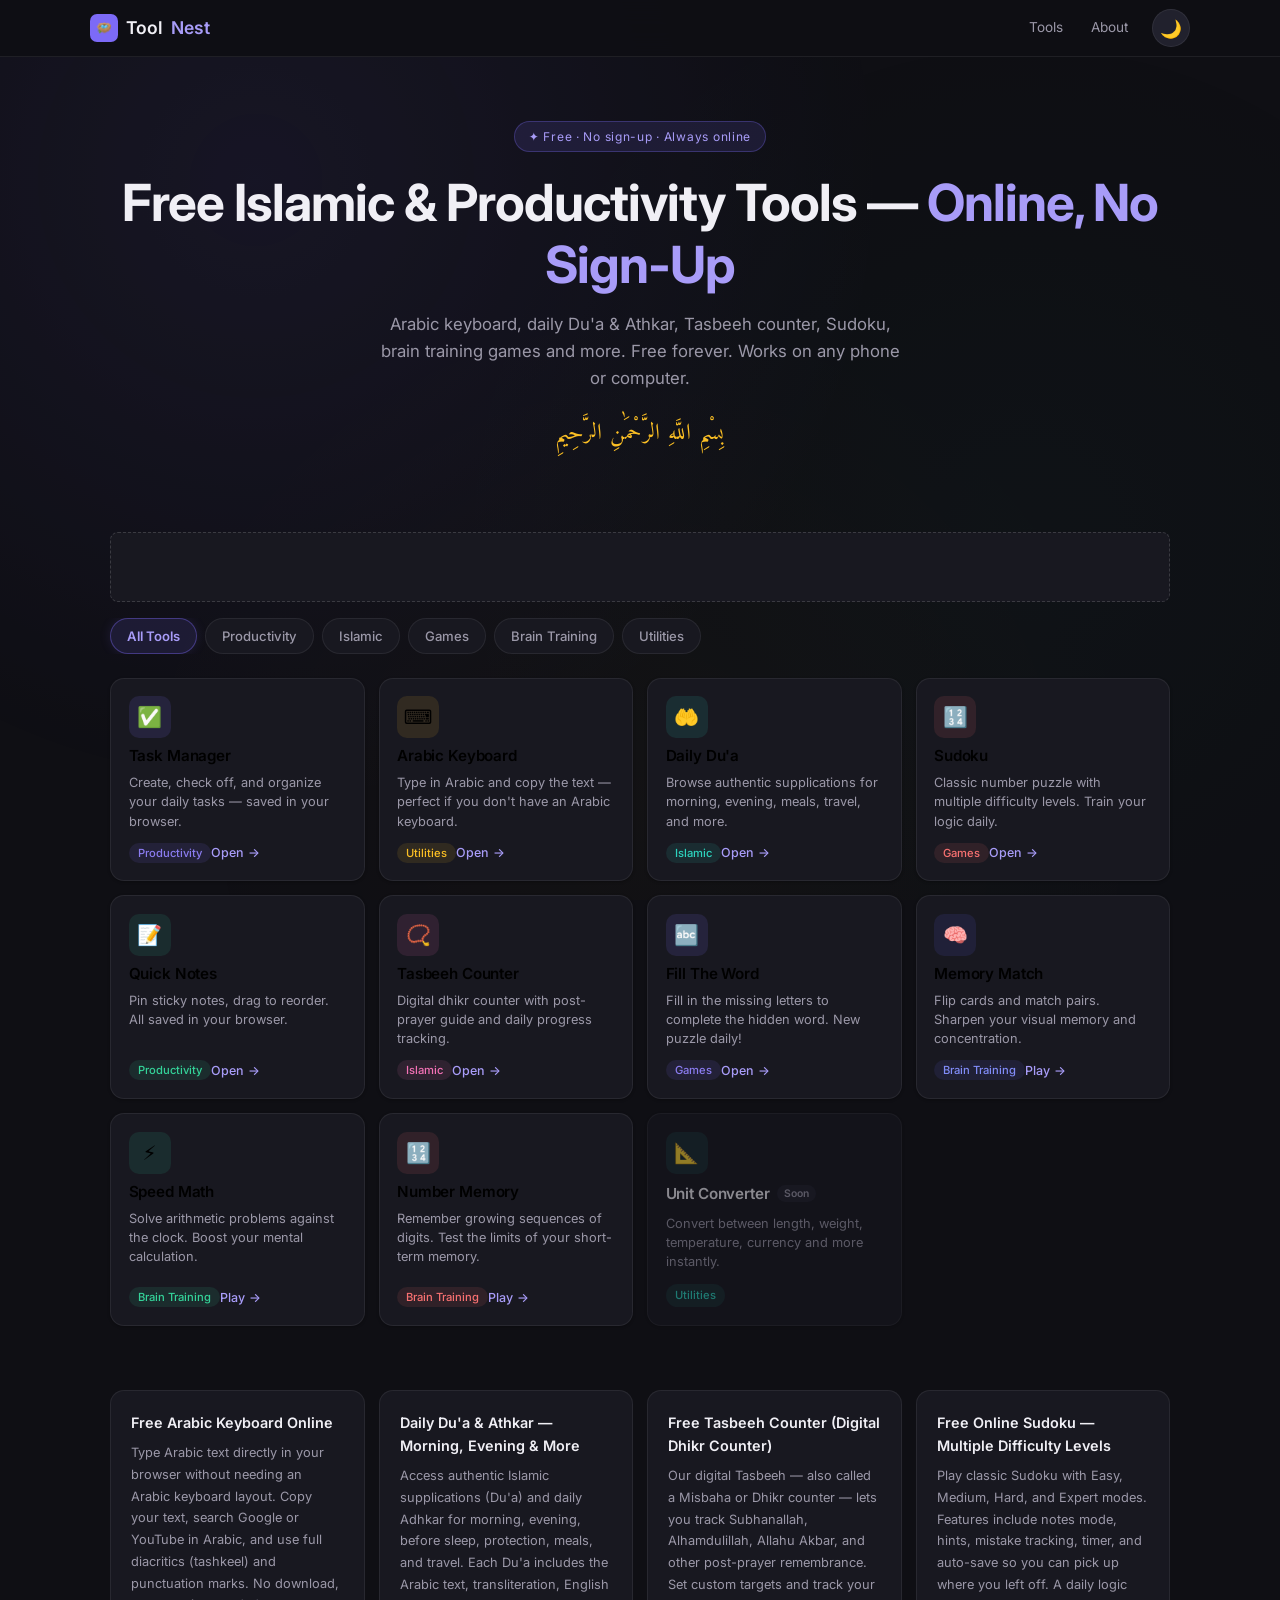
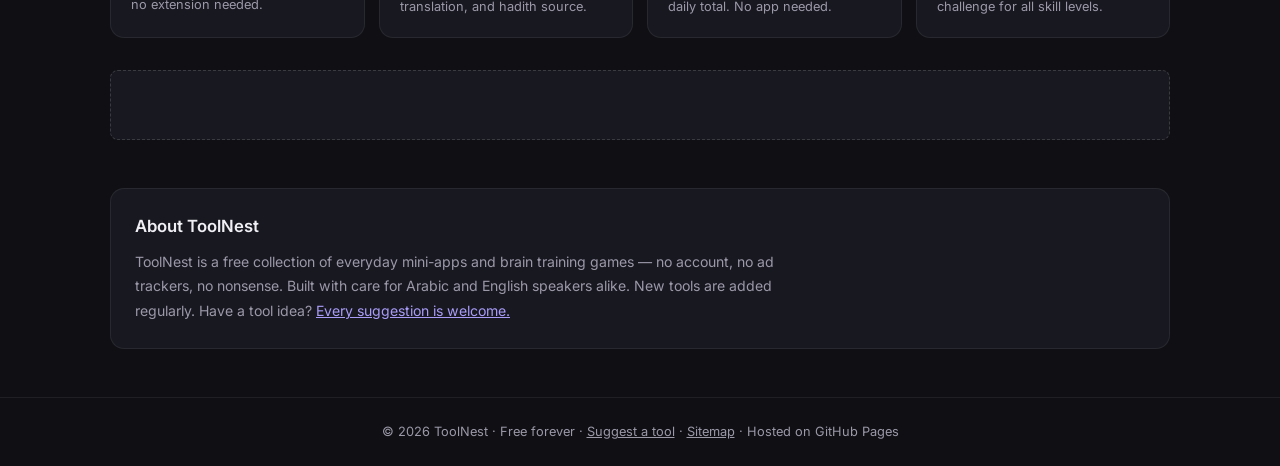
<file: index.html>
<!DOCTYPE html>
<html lang="en" dir="ltr" data-theme="dark">
<head>
  <meta charset="UTF-8" />
  <meta name="viewport" content="width=device-width, initial-scale=1.0, viewport-fit=cover" />

  <!-- ===== PRIMARY SEO ===== -->
  <title>ToolNest — Free Islamic &amp; Productivity Tools Online | Arabic Keyboard, Du'a, Sudoku</title>
  <meta name="description" content="Free online tools for everyday use: Arabic keyboard, daily Du'a &amp; Athkar, Tasbeeh counter, Sudoku, memory games, task manager and more. No sign-up. No download. Works on any phone." />
  <meta name="keywords" content="arabic keyboard online, daily dua athkar, tasbeeh counter, dhikr counter, free sudoku, brain training games, task manager, islamic tools, free online tools, أدوات إسلامية, لوحة مفاتيح عربية, تسبيح" />
  <meta name="author" content="ToolNest" />
  <meta name="robots" content="index, follow" />

  <!-- ===== CANONICAL & HREFLANG ===== -->
  <link rel="canonical" href="https://toolnest.app/" />
  <link rel="alternate" hreflang="en" href="https://toolnest.app/" />
  <link rel="alternate" hreflang="ar" href="https://toolnest.app/" />
  <link rel="alternate" hreflang="x-default" href="https://toolnest.app/" />

  <!-- ===== OPEN GRAPH (WhatsApp, Facebook, LinkedIn) ===== -->
  <meta property="og:type" content="website" />
  <meta property="og:site_name" content="ToolNest" />
  <meta property="og:title" content="ToolNest — Free Islamic &amp; Productivity Tools Online" />
  <meta property="og:description" content="Arabic keyboard, daily Du'a &amp; Athkar, Tasbeeh counter, Sudoku, brain training games and more. Free forever. No account needed." />
  <meta property="og:url" content="https://toolnest.app/" />
  <meta property="og:image" content="https://toolnest.app/og-image.png" />
  <meta property="og:image:width" content="1200" />
  <meta property="og:image:height" content="630" />
  <meta property="og:locale" content="en_US" />
  <meta property="og:locale:alternate" content="ar_SA" />

  <!-- ===== TWITTER CARD ===== -->
  <meta name="twitter:card" content="summary_large_image" />
  <meta name="twitter:title" content="ToolNest — Free Islamic &amp; Productivity Tools" />
  <meta name="twitter:description" content="Arabic keyboard, Du'a, Tasbeeh, Sudoku, brain training and more. Free, no sign-up." />
  <meta name="twitter:image" content="https://toolnest.app/og-image.png" />

  <!-- ===== THEME COLOR ===== -->
  <meta name="theme-color" content="#0f0f14" media="(prefers-color-scheme: dark)" />
  <meta name="theme-color" content="#f8f7f3" media="(prefers-color-scheme: light)" />

  <!-- ===== STRUCTURED DATA (Schema.org) ===== -->
  <script type="application/ld+json">
  {
    "@context": "https://schema.org",
    "@graph": [
      {
        "@type": "WebSite",
        "@id": "https://toolnest.app/#website",
        "name": "ToolNest",
        "url": "https://toolnest.app/",
        "description": "Free Islamic and productivity tools online — no sign-up, no download.",
        "inLanguage": ["en", "ar"],
        "potentialAction": {
          "@type": "SearchAction",
          "target": "https://toolnest.app/?tool={search_term_string}",
          "query-input": "required name=search_term_string"
        }
      },
      {
        "@type": "WebApplication",
        "@id": "https://toolnest.app/#app",
        "name": "ToolNest",
        "url": "https://toolnest.app/",
        "applicationCategory": "UtilitiesApplication",
        "operatingSystem": "All",
        "browserRequirements": "Requires JavaScript",
        "offers": { "@type": "Offer", "price": "0", "priceCurrency": "USD" },
        "featureList": [
          "Arabic Keyboard Online",
          "Daily Du'a and Athkar",
          "Tasbeeh Counter (Dhikr Counter)",
          "Free Sudoku Game",
          "Memory Match Brain Game",
          "Speed Math Brain Training",
          "Number Memory Game",
          "Fill The Word Puzzle",
          "Task Manager",
          "Quick Notes"
        ],
        "inLanguage": ["en", "ar"],
        "isAccessibleForFree": true,
        "audience": {
          "@type": "Audience",
          "audienceType": "Arabic and English speakers, Muslims"
        }
      },
      {
        "@type": "Organization",
        "@id": "https://toolnest.app/#org",
        "name": "ToolNest",
        "url": "https://toolnest.app/",
        "logo": "https://toolnest.app/og-image.png"
      },
      {
        "@type": "FAQPage",
        "mainEntity": [
          {
            "@type": "Question",
            "name": "Is ToolNest free to use?",
            "acceptedAnswer": { "@type": "Answer", "text": "Yes, ToolNest is completely free. No account, no sign-up, no payment required." }
          },
          {
            "@type": "Question",
            "name": "Do I need to download anything?",
            "acceptedAnswer": { "@type": "Answer", "text": "No download needed. ToolNest works in any browser on any phone or computer." }
          },
          {
            "@type": "Question",
            "name": "What Islamic tools are available?",
            "acceptedAnswer": { "@type": "Answer", "text": "ToolNest includes daily Du'a and Athkar (morning, evening, sleep, travel, food, protection), a Tasbeeh counter for dhikr, and an Arabic keyboard for typing and searching in Arabic." }
          }
        ]
      }
    ]
  }
  </script>

  <!-- ===== FONTS — only what is actually used ===== -->
  <link rel="preconnect" href="https://fonts.googleapis.com" />
  <link rel="preconnect" href="https://fonts.gstatic.com" crossorigin />
  <link href="https://fonts.googleapis.com/css2?family=Inter:wght@400;500;600;700&family=Amiri:wght@400;700&display=swap" rel="stylesheet" />

  <!-- ===== STYLESHEETS ===== -->
  <link rel="stylesheet" href="css/base.css" />
  <link rel="stylesheet" href="css/layout.css" />
  <link rel="stylesheet" href="css/tools.css" />

  <!-- ===== GOOGLE ANALYTICS ===== -->
  <script async src="https://www.googletagmanager.com/gtag/js?id=G-BN4NGBRDSQ"></script>
  <script>
    window.dataLayer = window.dataLayer || [];
    function gtag(){dataLayer.push(arguments);}
    gtag('js', new Date());
    gtag('config', 'G-BN4NGBRDSQ');
  </script>

  <!-- Apply saved theme immediately to avoid flash -->
  <script>
    (function(){
      var t = localStorage.getItem('toolnest_theme');
      if (t === 'light') document.documentElement.setAttribute('data-theme','light');
      else document.documentElement.setAttribute('data-theme','dark');
    })();
  </script>
</head>
<body>

  <!-- ===== SUDOKU FULL-SCREEN OVERLAY ===== -->
  <div id="sudoku-overlay" style="display:none;position:fixed;inset:0;z-index:300;background:#f5f0e8;overflow:auto;">
    <button onclick="closeSudoku()" style="position:fixed;top:max(16px,var(--safe-top));left:20px;z-index:400;background:rgba(28,25,23,0.88);color:white;border:none;padding:9px 20px;border-radius:999px;font-size:14px;cursor:pointer;font-family:inherit;display:flex;align-items:center;gap:7px;font-weight:500;">← Back to ToolNest</button>
    <div id="sudoku-frame-wrap" style="width:100%;height:100%;"></div>
  </div>

  <!-- ===== HEADER ===== -->
  <header>
    <div class="header-inner">
      <a href="/" class="logo" aria-label="ToolNest Home">
        <div class="logo-icon" aria-hidden="true">🪺</div>Tool<span>Nest</span>
      </a>
      <div class="header-right">
        <nav class="nav-desktop" aria-label="Main navigation">
          <a href="#tools">Tools</a>
          <a href="#about">About</a>
        </nav>
        <button class="theme-toggle" id="themeToggle" title="Toggle dark/light mode" aria-label="Switch color theme">
          <span class="icon-sun" aria-hidden="true">☀️</span>
          <span class="icon-moon" aria-hidden="true">🌙</span>
        </button>
        <button class="hamburger" id="hamburger" aria-label="Open navigation menu" aria-expanded="false">☰</button>
      </div>
    </div>
  </header>

  <!-- ===== MOBILE NAV DRAWER ===== -->
  <div class="mobile-nav" id="mobileNav" role="dialog" aria-label="Navigation menu" onclick="closeMobileNav(event)">
    <div class="mobile-nav-drawer">
      <button class="mobile-nav-close" onclick="closeMobileNavBtn()" aria-label="Close menu">✕</button>
      <a href="#tools" onclick="closeMobileNavBtn()">🔧 Tools</a>
      <a href="#about" onclick="closeMobileNavBtn()">ℹ️ About</a>
      <a href="mailto:hello@toolnest.app" onclick="closeMobileNavBtn()">💡 Suggest a Tool</a>
    </div>
  </div>

  <!-- ===== HERO ===== -->
  <section class="hero" aria-label="Hero section">
    <div class="hero-badge">✦ Free · No sign-up · Always online</div>
    <h1>Free Islamic &amp; Productivity Tools — <em>Online, No Sign-Up</em></h1>
    <p>Arabic keyboard, daily Du'a &amp; Athkar, Tasbeeh counter, Sudoku, brain training games and more. Free forever. Works on any phone or computer.</p>
    <div class="hero-arabic" lang="ar" dir="rtl">بِسْمِ اللَّهِ الرَّحْمَٰنِ الرَّحِيمِ</div>
  </section>

  <!-- ===== AD BANNER ===== -->
  <div class="ad-banner" aria-hidden="true">
    <div class="ad-placeholder" style="min-height:70px;"></div>
  </div>

  <!-- ===== CATEGORY FILTER ===== -->
  <nav class="categories" id="tools" aria-label="Filter tools by category">
    <button class="cat-btn active" data-cat="all">All Tools</button>
    <button class="cat-btn" data-cat="productivity">Productivity</button>
    <button class="cat-btn" data-cat="islamic">Islamic</button>
    <button class="cat-btn" data-cat="games">Games</button>
    <button class="cat-btn" data-cat="brain">Brain Training</button>
    <button class="cat-btn" data-cat="utilities">Utilities</button>
  </nav>

  <!-- ===== TOOL GRID ===== -->
  <main>
    <div class="tool-grid" aria-label="Available tools">

      <button class="tool-card card-purple" data-cat="productivity" onclick="openTool('tasks')" aria-label="Open Task Manager">
        <div class="card-icon" aria-hidden="true">✅</div>
        <div class="card-title">Task Manager</div>
        <div class="card-desc">Create, check off, and organize your daily tasks — saved in your browser.</div>
        <div class="card-footer"><span class="card-tag">Productivity</span><span class="card-cta" aria-hidden="true">Open</span></div>
      </button>

      <button class="tool-card card-amber" data-cat="utilities" onclick="openTool('keyboard')" aria-label="Open Arabic Keyboard">
        <div class="card-icon" aria-hidden="true">⌨️</div>
        <div class="card-title">Arabic Keyboard</div>
        <div class="card-desc">Type in Arabic and copy the text — perfect if you don't have an Arabic keyboard.</div>
        <div class="card-footer"><span class="card-tag">Utilities</span><span class="card-cta" aria-hidden="true">Open</span></div>
      </button>

      <button class="tool-card card-teal" data-cat="islamic" onclick="openTool('dua')" aria-label="Open Daily Du'a and Athkar">
        <div class="card-icon" aria-hidden="true">🤲</div>
        <div class="card-title">Daily Du'a</div>
        <div class="card-desc">Browse authentic supplications for morning, evening, meals, travel, and more.</div>
        <div class="card-footer"><span class="card-tag">Islamic</span><span class="card-cta" aria-hidden="true">Open</span></div>
      </button>

      <button class="tool-card card-coral" data-cat="games" onclick="openTool('sudoku')" aria-label="Play Sudoku">
        <div class="card-icon" aria-hidden="true">🔢</div>
        <div class="card-title">Sudoku</div>
        <div class="card-desc">Classic number puzzle with multiple difficulty levels. Train your logic daily.</div>
        <div class="card-footer"><span class="card-tag">Games</span><span class="card-cta" aria-hidden="true">Open</span></div>
      </button>

      <button class="tool-card card-green" data-cat="productivity" onclick="openTool('notes')" aria-label="Open Quick Notes">
        <div class="card-icon" aria-hidden="true">📝</div>
        <div class="card-title">Quick Notes</div>
        <div class="card-desc">Pin sticky notes, drag to reorder. All saved in your browser.</div>
        <div class="card-footer"><span class="card-tag">Productivity</span><span class="card-cta" aria-hidden="true">Open</span></div>
      </button>

      <button class="tool-card card-pink" data-cat="islamic" onclick="openTool('tasbeeh')" aria-label="Open Tasbeeh Counter">
        <div class="card-icon" aria-hidden="true">📿</div>
        <div class="card-title">Tasbeeh Counter</div>
        <div class="card-desc">Digital dhikr counter with post-prayer guide and daily progress tracking.</div>
        <div class="card-footer"><span class="card-tag">Islamic</span><span class="card-cta" aria-hidden="true">Open</span></div>
      </button>

      <button class="tool-card card-purple" data-cat="games" onclick="openTool('wordfill')" aria-label="Play Fill The Word">
        <div class="card-icon" aria-hidden="true">🔤</div>
        <div class="card-title">Fill The Word</div>
        <div class="card-desc">Fill in the missing letters to complete the hidden word. New puzzle daily!</div>
        <div class="card-footer"><span class="card-tag">Games</span><span class="card-cta" aria-hidden="true">Open</span></div>
      </button>

      <button class="tool-card card-indigo" data-cat="brain" onclick="openTool('memorymatch')" aria-label="Play Memory Match">
        <div class="card-icon" aria-hidden="true">🧠</div>
        <div class="card-title">Memory Match</div>
        <div class="card-desc">Flip cards and match pairs. Sharpen your visual memory and concentration.</div>
        <div class="card-footer"><span class="card-tag">Brain Training</span><span class="card-cta" aria-hidden="true">Play</span></div>
      </button>

      <button class="tool-card card-green" data-cat="brain" onclick="openTool('speedmath')" aria-label="Play Speed Math">
        <div class="card-icon" aria-hidden="true">⚡</div>
        <div class="card-title">Speed Math</div>
        <div class="card-desc">Solve arithmetic problems against the clock. Boost your mental calculation.</div>
        <div class="card-footer"><span class="card-tag">Brain Training</span><span class="card-cta" aria-hidden="true">Play</span></div>
      </button>

      <button class="tool-card card-coral" data-cat="brain" onclick="openTool('numbermemory')" aria-label="Play Number Memory">
        <div class="card-icon" aria-hidden="true">🔢</div>
        <div class="card-title">Number Memory</div>
        <div class="card-desc">Remember growing sequences of digits. Test the limits of your short-term memory.</div>
        <div class="card-footer"><span class="card-tag">Brain Training</span><span class="card-cta" aria-hidden="true">Play</span></div>
      </button>

      <div class="tool-card card-teal coming-soon" data-cat="utilities" aria-label="Unit Converter — Coming soon">
        <div class="card-icon" aria-hidden="true">📐</div>
        <div class="card-title">Unit Converter</div>
        <div class="card-desc">Convert between length, weight, temperature, currency and more instantly.</div>
        <div class="card-footer"><span class="card-tag">Utilities</span></div>
      </div>

    </div>
  </main>

  <!-- ===== TOOL DESCRIPTIONS (SEO content — visible to Google) ===== -->
  <section class="tool-descriptions" aria-label="Tool descriptions">
    <div class="tool-desc-grid">
      <article>
        <h2>Free Arabic Keyboard Online</h2>
        <p>Type Arabic text directly in your browser without needing an Arabic keyboard layout. Copy your text, search Google or YouTube in Arabic, and use full diacritics (tashkeel) and punctuation marks. No download, no extension needed.</p>
      </article>
      <article>
        <h2>Daily Du'a &amp; Athkar — Morning, Evening &amp; More</h2>
        <p>Access authentic Islamic supplications (Du'a) and daily Adhkar for morning, evening, before sleep, protection, meals, and travel. Each Du'a includes the Arabic text, transliteration, English translation, and hadith source.</p>
      </article>
      <article>
        <h2>Free Tasbeeh Counter (Digital Dhikr Counter)</h2>
        <p>Our digital Tasbeeh — also called a Misbaha or Dhikr counter — lets you track Subhanallah, Alhamdulillah, Allahu Akbar, and other post-prayer remembrance. Set custom targets and track your daily total. No app needed.</p>
      </article>
      <article>
        <h2>Free Online Sudoku — Multiple Difficulty Levels</h2>
        <p>Play classic Sudoku with Easy, Medium, Hard, and Expert modes. Features include notes mode, hints, mistake tracking, timer, and auto-save so you can pick up where you left off. A daily logic challenge for all skill levels.</p>
      </article>
    </div>
  </section>

  <!-- ===== AD BANNER BOTTOM ===== -->
  <div class="ad-banner" style="margin-bottom:3rem;" aria-hidden="true">
    <div class="ad-placeholder" style="min-height:70px;"></div>
  </div>

  <!-- ===== ABOUT ===== -->
  <section id="about" class="about-section" aria-label="About ToolNest">
    <div class="about-card">
      <h2>About ToolNest</h2>
      <p>ToolNest is a free collection of everyday mini-apps and brain training games — no account, no ad trackers, no nonsense. Built with care for Arabic and English speakers alike. New tools are added regularly. Have a tool idea? <a href="mailto:hello@toolnest.app" style="color:var(--accent-light);text-decoration:underline;">Every suggestion is welcome.</a></p>
    </div>
  </section>

  <!-- ===== FOOTER ===== -->
  <footer class="site-footer">
    <p>© <span id="footer-year">2026</span> ToolNest · Free forever ·
      <a href="mailto:hello@toolnest.app">Suggest a tool</a> ·
      <a href="/sitemap.xml">Sitemap</a> ·
      Hosted on GitHub Pages
    </p>
  </footer>

  <!-- ===== BACK TO TOP ===== -->
  <button class="back-to-top" id="backToTop" aria-label="Back to top">↑</button>

  <!-- ===== MAIN MODAL ===== -->
  <div class="modal-overlay" id="modal" role="dialog" aria-modal="true" aria-labelledby="modal-title" onclick="closeOnOverlay(event)">
    <div class="modal" id="modal-box">
      <div class="modal-header">
        <div class="modal-title" id="modal-title">Tool</div>
        <button class="modal-close" onclick="closeModal()" aria-label="Close tool">✕</button>
      </div>
      <div class="modal-body" id="modal-body"></div>
    </div>
  </div>

  <!-- ===== SCRIPTS ===== -->
  <script src="js/theme.js"></script>
  <script src="js/nav.js"></script>
  <script src="js/router.js"></script>
  <script src="js/modal.js"></script>
  <script src="js/tools/tasks.js"></script>
  <script src="js/tools/keyboard.js"></script>
  <script src="js/tools/dua.js"></script>
  <script src="js/tools/notes.js"></script>
  <script src="js/tools/wordfill.js"></script>
  <script src="js/tools/tasbeeh.js"></script>
  <script src="js/tools/memorymatch.js"></script>
  <script src="js/tools/speedmath.js"></script>
  <script src="js/tools/numbermemory.js"></script>
  <script src="js/tools/sudoku.js"></script>
  <script src="js/main.js"></script>

</body>
</html>
</file>
<file: css/base.css>
/* =====================================================
   BASE.CSS — Variables, Reset, Body, Scrollbar
   ===================================================== */

/* ===== CSS VARIABLES (Light Theme) ===== */
:root {
  --bg: #f8f7f3;
  --surface: #ffffff;
  --surface2: #f0ede7;
  --border: rgba(0,0,0,0.08);
  --border-hover: rgba(0,0,0,0.16);
  --text: #1a1816;
  --text-secondary: #3d3a35;
  --muted: #6b6760;
  --muted-light: #9b9790;
  --accent: #6c5ce7;
  --accent-light: #8b7cf0;
  --accent-glow: rgba(108,92,231,0.12);
  --accent-glow-strong: rgba(108,92,231,0.22);
  --green: #059669;
  --amber: #d97706;
  --coral: #e55050;
  --teal: #0d9488;
  --pink: #db2777;
  --radius: 14px;
  --radius-sm: 8px;
  --radius-xs: 5px;
  --font: 'Inter', system-ui, -apple-system, sans-serif;
  --font-ar: 'Amiri', serif;
  --shadow-sm: 0 1px 3px rgba(0,0,0,0.06);
  --shadow-md: 0 4px 16px rgba(0,0,0,0.08);
  --shadow-lg: 0 12px 40px rgba(0,0,0,0.12);
  --shadow-glow: 0 0 30px rgba(108,92,231,0.18);
  --glass-bg: rgba(255,255,255,0.7);
  --glass-border: rgba(0,0,0,0.06);
  --header-bg: rgba(248,247,243,0.92);
  --card-hover-lift: -3px;
  --transition-theme: background-color 0.4s ease, color 0.4s ease, border-color 0.4s ease, box-shadow 0.4s ease;
  --safe-top: env(safe-area-inset-top, 0px);
  --safe-bottom: env(safe-area-inset-bottom, 0px);
  --safe-left: env(safe-area-inset-left, 0px);
  --safe-right: env(safe-area-inset-right, 0px);
}

/* ===== DARK THEME ===== */
[data-theme="dark"] {
  --bg: #0f0f14;
  --surface: #181820;
  --surface2: #21212d;
  --border: rgba(255,255,255,0.07);
  --border-hover: rgba(255,255,255,0.15);
  --text: #f0eff5;
  --text-secondary: #d4d2dc;
  --muted: #9b98a8;
  --muted-light: #6b6878;
  --accent: #7c6af7;
  --accent-light: #a89cf8;
  --accent-glow: rgba(124,106,247,0.13);
  --accent-glow-strong: rgba(124,106,247,0.25);
  --green: #34d399;
  --amber: #fbbf24;
  --coral: #f87171;
  --teal: #2dd4bf;
  --pink: #f472b6;
  --shadow-sm: 0 1px 3px rgba(0,0,0,0.3);
  --shadow-md: 0 4px 16px rgba(0,0,0,0.4);
  --shadow-lg: 0 12px 40px rgba(0,0,0,0.5);
  --shadow-glow: 0 0 30px rgba(124,106,247,0.2);
  --glass-bg: rgba(24,24,32,0.7);
  --glass-border: rgba(255,255,255,0.06);
  --header-bg: rgba(15,15,20,0.92);
}

/* ===== RESET ===== */
*, *::before, *::after {
  box-sizing: border-box;
  margin: 0;
  padding: 0;
}

/* ===== BASE ===== */
html { scroll-behavior: smooth; }

body {
  font-family: var(--font);
  background: var(--bg);
  color: var(--text);
  min-height: 100vh;
  line-height: 1.6;
  transition: var(--transition-theme);
  -webkit-font-smoothing: antialiased;
  -webkit-tap-highlight-color: transparent;
  padding-left: var(--safe-left);
  padding-right: var(--safe-right);
}

a { color: inherit; text-decoration: none; }

button {
  font-family: var(--font);
  cursor: pointer;
  border: none;
  touch-action: manipulation;
  background: none;
}

/* Prevent iOS auto-zoom on inputs */
input, textarea, select {
  touch-action: manipulation;
  font-size: 16px;
}

/* ===== AMBIENT BACKGROUND ===== */
body::before {
  content: '';
  position: fixed;
  inset: 0;
  pointer-events: none;
  z-index: -1;
  opacity: 0.4;
  background-image:
    radial-gradient(circle at 20% 20%, var(--accent-glow) 0%, transparent 50%),
    radial-gradient(circle at 80% 60%, rgba(52,211,153,0.04) 0%, transparent 50%),
    radial-gradient(circle at 50% 90%, rgba(251,191,36,0.03) 0%, transparent 50%);
  transition: opacity 0.5s ease;
}
[data-theme="dark"] body::before { opacity: 0.6; }

/* ===== SCROLLBAR ===== */
::-webkit-scrollbar { width: 4px; }
::-webkit-scrollbar-track { background: transparent; }
::-webkit-scrollbar-thumb { background: var(--border-hover); border-radius: 10px; }

/* ===== ANIMATIONS ===== */
@keyframes fadeInUp {
  from { opacity: 0; transform: translateY(18px); }
  to   { opacity: 1; transform: translateY(0); }
}
@keyframes fadeIn {
  from { opacity: 0; transform: translateY(10px); }
  to   { opacity: 1; transform: translateY(0); }
}
@keyframes slideInRight {
  from { transform: translateX(100%); }
  to   { transform: translateX(0); }
}
@keyframes slideUpModal {
  from { opacity: 0; transform: translateY(40px); }
  to   { opacity: 1; transform: translateY(0); }
}
@keyframes matchPulse {
  0%,100% { transform: scale(1); }
  50%      { transform: scale(1.1); }
}
@keyframes shake {
  0%,100% { transform: translateX(0); }
  25%      { transform: translateX(-6px); }
  75%      { transform: translateX(6px); }
}
</file>
<file: css/layout.css>
/* =====================================================
   LAYOUT.CSS — Header, Hero, Grid, Modal, Footer, Responsive
   ===================================================== */

/* ===== HEADER ===== */
header {
  position: sticky; top: 0; z-index: 100;
  background: var(--header-bg);
  backdrop-filter: blur(14px); -webkit-backdrop-filter: blur(14px);
  border-bottom: 1px solid var(--border);
  padding: 0 1.5rem;
  padding-top: var(--safe-top);
  transition: var(--transition-theme);
}
.header-inner {
  max-width: 1100px; margin: 0 auto;
  display: flex; align-items: center; justify-content: space-between; height: 56px;
}
.logo {
  font-size: 1.1rem; font-weight: 600;
  display: flex; align-items: center; gap: 8px; user-select: none;
  text-decoration: none; color: var(--text);
}
.logo-icon {
  width: 28px; height: 28px; border-radius: 7px; background: var(--accent);
  display: flex; align-items: center; justify-content: center; font-size: 0.8rem;
  transition: transform 0.3s ease; flex-shrink: 0;
}
.logo:hover .logo-icon { transform: rotate(10deg) scale(1.08); }
.logo span { color: var(--accent-light); }

.nav-desktop { display: flex; gap: 4px; align-items: center; }
.nav-desktop a {
  font-size: 0.85rem; color: var(--muted); padding: 6px 12px;
  border-radius: var(--radius-sm); transition: color 0.2s, background 0.2s;
}
.nav-desktop a:hover { color: var(--text); background: var(--surface2); }

.theme-toggle {
  width: 38px; height: 38px; border-radius: 50%; background: var(--surface2);
  border: 1px solid var(--border); display: flex; align-items: center; justify-content: center;
  font-size: 1.1rem; cursor: pointer; transition: all 0.3s ease; margin-left: 6px;
  position: relative; overflow: hidden; color: var(--text);
}
.theme-toggle:hover { border-color: var(--accent); box-shadow: 0 0 14px var(--accent-glow); transform: rotate(15deg); }
.theme-toggle .icon-sun,
.theme-toggle .icon-moon { position: absolute; transition: all 0.4s cubic-bezier(0.4,0,0.2,1); }
[data-theme="dark"] .icon-sun  { opacity: 0; transform: translateY(30px) rotate(90deg); }
[data-theme="dark"] .icon-moon { opacity: 1; transform: translateY(0) rotate(0deg); }
:root:not([data-theme="dark"]) .icon-sun  { opacity: 1; transform: translateY(0) rotate(0deg); }
:root:not([data-theme="dark"]) .icon-moon { opacity: 0; transform: translateY(-30px) rotate(-90deg); }

.header-right { display: flex; align-items: center; gap: 6px; }
.hamburger {
  display: none; width: 38px; height: 38px; border-radius: 50%; background: var(--surface2);
  border: 1px solid var(--border); align-items: center; justify-content: center;
  font-size: 1rem; cursor: pointer; color: var(--text); transition: all 0.2s;
}
.hamburger:hover { border-color: var(--accent); }

/* ===== MOBILE NAV DRAWER ===== */
.mobile-nav {
  display: none; position: fixed; top: 0; left: 0; right: 0; bottom: 0; z-index: 99;
  background: rgba(0,0,0,0.5); backdrop-filter: blur(4px);
}
.mobile-nav.open { display: block; }
.mobile-nav-drawer {
  position: absolute; top: 0; right: 0; bottom: 0; width: min(280px, 80vw);
  background: var(--surface); border-left: 1px solid var(--border);
  padding: calc(var(--safe-top) + 60px) 1.5rem 2rem;
  display: flex; flex-direction: column; gap: 8px;
  box-shadow: var(--shadow-lg);
  animation: slideInRight 0.25s ease;
}
.mobile-nav-drawer a {
  display: block; padding: 14px 16px; border-radius: var(--radius-sm);
  font-size: 1rem; font-weight: 500; color: var(--text-secondary);
  border: 1px solid var(--border); transition: all 0.2s;
  text-decoration: none;
}
.mobile-nav-drawer a:hover { background: var(--surface2); color: var(--text); }
.mobile-nav-close {
  position: absolute; top: calc(var(--safe-top) + 14px); right: 16px;
  width: 34px; height: 34px; border-radius: 50%; background: var(--surface2);
  border: 1px solid var(--border); color: var(--muted); display: flex;
  align-items: center; justify-content: center; cursor: pointer; font-size: 1rem;
}

/* ===== HERO ===== */
.hero {
  max-width: 1100px; margin: 0 auto;
  padding: 4rem 1.5rem 3rem; text-align: center;
}
.hero-badge {
  display: inline-block; margin-bottom: 1.25rem;
  background: var(--accent-glow); border: 1px solid rgba(124,106,247,0.3); color: var(--accent-light);
  font-size: 0.75rem; letter-spacing: 0.06em; padding: 5px 14px; border-radius: 999px;
  animation: fadeInUp 0.6s ease both;
}
.hero h1 {
  font-size: clamp(1.7rem, 5vw, 3.2rem); font-weight: 700; line-height: 1.2;
  margin-bottom: 1rem; animation: fadeInUp 0.6s ease 0.1s both; letter-spacing: -0.02em;
}
.hero h1 em { font-style: normal; color: var(--accent-light); }
.hero p {
  font-size: clamp(0.9rem, 2.5vw, 1.05rem); color: var(--muted);
  max-width: 520px; margin: 0 auto 1.5rem; animation: fadeInUp 0.6s ease 0.2s both;
}
.hero-arabic {
  font-family: var(--font-ar); font-size: clamp(1.1rem, 3.5vw, 1.4rem);
  color: var(--amber); letter-spacing: 0.02em; margin-bottom: 2rem; direction: rtl;
  animation: fadeInUp 0.6s ease 0.3s both;
}

/* ===== AD BANNER ===== */
.ad-banner { max-width: 1100px; margin: 0 auto 1rem; padding: 0 1.25rem; }
.ad-placeholder {
  background: var(--surface); border: 1px dashed var(--border-hover);
  border-radius: var(--radius-sm); min-height: 70px; display: flex; align-items: center;
  justify-content: center; color: var(--muted); font-size: 0.75rem; letter-spacing: 0.05em;
  transition: var(--transition-theme);
}

/* ===== CATEGORY FILTER ===== */
.categories {
  max-width: 1100px; margin: 0 auto 1.5rem; padding: 0 1.25rem;
  display: flex; gap: 8px; overflow-x: auto; flex-wrap: nowrap;
  scrollbar-width: none; -ms-overflow-style: none; -webkit-overflow-scrolling: touch;
}
.categories::-webkit-scrollbar { display: none; }
.cat-btn {
  padding: 8px 16px; border-radius: 999px; font-size: 0.82rem; font-weight: 500;
  background: var(--surface); border: 1px solid var(--border); color: var(--muted);
  transition: all 0.25s ease; cursor: pointer; white-space: nowrap; flex-shrink: 0;
  min-height: 36px;
}
.cat-btn:hover { border-color: var(--accent); color: var(--accent-light); box-shadow: 0 2px 8px var(--accent-glow); }
.cat-btn.active { background: var(--accent-glow); border-color: rgba(124,106,247,0.4); color: var(--accent-light); font-weight: 600; box-shadow: 0 0 12px var(--accent-glow); }

/* ===== TOOL GRID ===== */
.tool-grid {
  max-width: 1100px; margin: 0 auto; padding: 0 1.25rem 4rem;
  display: grid; grid-template-columns: repeat(auto-fill, minmax(240px, 1fr)); gap: 14px;
}
.tool-card {
  background: var(--surface); border: 1px solid var(--border); border-radius: var(--radius);
  padding: 1.1rem; cursor: pointer; transition: all 0.3s cubic-bezier(0.4,0,0.2,1);
  display: flex; flex-direction: column; gap: 8px; position: relative; overflow: hidden;
  box-shadow: var(--shadow-sm); -webkit-tap-highlight-color: transparent;
  min-height: 130px; text-align: left;
}
.tool-card::before {
  content: ''; position: absolute; inset: 0;
  background: var(--card-glow, transparent); opacity: 0;
  transition: opacity 0.35s ease; pointer-events: none; border-radius: var(--radius);
}
.tool-card:hover { border-color: var(--border-hover); transform: translateY(var(--card-hover-lift)); box-shadow: var(--shadow-lg), var(--shadow-glow); }
.tool-card:hover::before { opacity: 1; }
.tool-card:active { transform: translateY(-1px) scale(0.985); transition: all 0.1s ease; }

.card-icon {
  width: 42px; height: 42px; border-radius: 10px; display: flex; align-items: center;
  justify-content: center; font-size: 1.25rem; background: var(--icon-bg, var(--surface2));
  flex-shrink: 0; transition: transform 0.3s ease;
}
.tool-card:hover .card-icon { transform: scale(1.08); }
.card-title { font-size: 0.95rem; font-weight: 600; letter-spacing: -0.01em; }
.card-desc { font-size: 0.8rem; color: var(--muted); line-height: 1.5; flex: 1; }
.card-footer { display: flex; align-items: center; justify-content: space-between; margin-top: 4px; }
.card-tag { font-size: 0.7rem; padding: 3px 9px; border-radius: 999px; background: var(--tag-bg, var(--surface2)); color: var(--tag-color, var(--muted)); font-weight: 500; }
.card-cta { font-size: 0.78rem; color: var(--accent-light); display: flex; align-items: center; gap: 4px; font-weight: 500; transition: gap 0.3s ease; }
.card-cta::after { content: '→'; transition: transform 0.3s ease; }
.tool-card:hover .card-cta { gap: 8px; }
.tool-card:hover .card-cta::after { transform: translateX(3px); }

/* Card colour themes */
.card-purple { --icon-bg: rgba(124,106,247,0.13); --card-glow: radial-gradient(ellipse at top left, rgba(124,106,247,0.07), transparent 65%); --tag-bg: rgba(124,106,247,0.11); --tag-color: #8b7cf0; }
.card-green  { --icon-bg: rgba(52,211,153,0.11);  --card-glow: radial-gradient(ellipse at top left, rgba(52,211,153,0.06),  transparent 65%); --tag-bg: rgba(52,211,153,0.1);  --tag-color: #34d399; }
.card-amber  { --icon-bg: rgba(251,191,36,0.11);  --card-glow: radial-gradient(ellipse at top left, rgba(251,191,36,0.06),  transparent 65%); --tag-bg: rgba(251,191,36,0.1);  --tag-color: #fbbf24; }
.card-coral  { --icon-bg: rgba(248,113,113,0.11); --card-glow: radial-gradient(ellipse at top left, rgba(248,113,113,0.06), transparent 65%); --tag-bg: rgba(248,113,113,0.1); --tag-color: #f87171; }
.card-teal   { --icon-bg: rgba(45,212,191,0.11);  --card-glow: radial-gradient(ellipse at top left, rgba(45,212,191,0.06),  transparent 65%); --tag-bg: rgba(45,212,191,0.1);  --tag-color: #2dd4bf; }
.card-pink   { --icon-bg: rgba(244,114,182,0.11); --card-glow: radial-gradient(ellipse at top left, rgba(244,114,182,0.06), transparent 65%); --tag-bg: rgba(244,114,182,0.1); --tag-color: #f472b6; }
.card-indigo { --icon-bg: rgba(99,102,241,0.11);  --card-glow: radial-gradient(ellipse at top left, rgba(99,102,241,0.06),  transparent 65%); --tag-bg: rgba(99,102,241,0.1);  --tag-color: #818cf8; }

.coming-soon .card-title::after { content: 'Soon'; font-size: 0.65rem; background: var(--surface2); color: var(--muted); padding: 2px 7px; border-radius: 999px; margin-left: 8px; vertical-align: middle; }
.coming-soon { opacity: 0.55; cursor: default; pointer-events: none; }

/* ===== MODAL ===== */
.modal-overlay {
  display: none; position: fixed; inset: 0; z-index: 200;
  background: rgba(0,0,0,0.65); backdrop-filter: blur(6px); -webkit-backdrop-filter: blur(6px);
  align-items: flex-end; justify-content: center; padding: 0;
}
.modal-overlay.open { display: flex; }
.modal {
  background: var(--surface); border: 1px solid var(--border-hover);
  border-radius: 20px 20px 0 0;
  width: 100%; max-width: 100%; max-height: 92vh;
  overflow-y: auto; -webkit-overflow-scrolling: touch;
  animation: slideUpModal 0.3s cubic-bezier(0.4,0,0.2,1);
  box-shadow: var(--shadow-lg);
  padding-bottom: var(--safe-bottom);
}
.modal-header {
  display: flex; align-items: center; justify-content: space-between;
  padding: 1rem 1.25rem; border-bottom: 1px solid var(--border);
  position: sticky; top: 0; background: var(--surface); z-index: 1;
  border-radius: 20px 20px 0 0;
}
.modal-header::before {
  content: ''; position: absolute; top: 8px; left: 50%; transform: translateX(-50%);
  width: 36px; height: 4px; border-radius: 2px; background: var(--border-hover);
}
.modal-title { font-size: 0.95rem; font-weight: 600; display: flex; align-items: center; gap: 10px; }
.modal-close {
  width: 34px; height: 34px; border-radius: 50%; background: var(--surface2);
  color: var(--muted); font-size: 1rem; display: flex; align-items: center; justify-content: center;
  transition: all 0.2s ease; cursor: pointer; flex-shrink: 0;
}
.modal-close:hover { background: var(--coral); color: white; transform: rotate(90deg); }
.modal-body { padding: 1.25rem; }

/* ===== SEO TOOL DESCRIPTIONS SECTION ===== */
.tool-descriptions {
  max-width: 1100px; margin: 0 auto 2rem; padding: 0 1.25rem;
}
.tool-desc-grid {
  display: grid; grid-template-columns: repeat(auto-fill, minmax(240px, 1fr)); gap: 14px;
}
.tool-descriptions article {
  background: var(--surface); border: 1px solid var(--border);
  border-radius: var(--radius); padding: 1.25rem;
  transition: var(--transition-theme);
}
.tool-descriptions h2 {
  font-size: 0.9rem; font-weight: 600; margin-bottom: 0.5rem; color: var(--text);
}
.tool-descriptions p {
  font-size: 0.8rem; color: var(--muted); line-height: 1.7;
}

/* ===== ABOUT SECTION ===== */
.about-section { max-width: 1100px; margin: 0 auto 3rem; padding: 0 1.25rem; }
.about-card {
  background: var(--surface); border: 1px solid var(--border);
  border-radius: var(--radius); padding: 1.5rem; transition: var(--transition-theme);
}
.about-card h2 { font-size: 1.05rem; font-weight: 600; margin-bottom: 0.6rem; }
.about-card p { color: var(--muted); font-size: 0.88rem; line-height: 1.75; max-width: 640px; }

/* ===== FOOTER ===== */
.site-footer {
  text-align: center;
  padding: 1.5rem 1rem calc(1.5rem + var(--safe-bottom));
  color: var(--muted); font-size: 0.8rem;
  border-top: 1px solid var(--border);
}
.site-footer a { text-decoration: underline; color: var(--muted); }
.site-footer a:hover { color: var(--accent-light); }

/* ===== BACK TO TOP ===== */
.back-to-top {
  position: fixed; bottom: calc(24px + var(--safe-bottom)); right: 20px; z-index: 99;
  width: 44px; height: 44px; border-radius: 50%; background: var(--surface);
  border: 1px solid var(--border); color: var(--muted); font-size: 1.2rem;
  display: flex; align-items: center; justify-content: center; cursor: pointer;
  box-shadow: var(--shadow-md); transition: all 0.3s ease;
  opacity: 0; pointer-events: none; transform: translateY(10px);
}
.back-to-top.visible { opacity: 1; pointer-events: auto; transform: translateY(0); }
.back-to-top:hover { border-color: var(--accent); color: var(--accent-light); box-shadow: var(--shadow-lg), var(--shadow-glow); transform: translateY(-3px); }

/* ===== SHARED TASK INPUT ===== */
.task-input {
  flex: 1; padding: 10px 14px; border-radius: var(--radius-sm);
  background: var(--surface2); border: 1px solid var(--border);
  color: var(--text); font-size: 16px; font-family: var(--font); outline: none;
  transition: border-color 0.2s, box-shadow 0.2s;
}
.task-input:focus { border-color: var(--accent); box-shadow: 0 0 0 3px var(--accent-glow); }

/* ===== RESPONSIVE ===== */
@media (min-width: 640px) {
  .modal-overlay { align-items: center; padding: 1rem; }
  .modal { border-radius: 18px; max-width: 700px; max-height: 90vh; }
  .modal-header { border-radius: 18px 18px 0 0; }
  .modal-header::before { display: none; }
}

@media (max-width: 640px) {
  .nav-desktop { display: none; }
  .hamburger { display: flex; }
  .hero { padding: 2.5rem 1.1rem 2rem; }
  .tool-grid { padding: 0 1rem 3rem; grid-template-columns: 1fr 1fr; gap: 10px; }
  .tool-card { padding: 0.9rem; gap: 6px; min-height: 120px; }
  .card-icon { width: 38px; height: 38px; font-size: 1.1rem; }
  .card-desc { display: none; }
  .card-title { font-size: 0.88rem; }
  .card-footer { margin-top: 2px; }
  .card-tag { font-size: 0.65rem; padding: 2px 7px; }
  .categories { padding: 0 1rem; margin-bottom: 1.25rem; }
  .ad-banner { padding: 0 1rem; }
  .ad-placeholder { height: 56px; font-size: 0.72rem; }
}

@media (max-width: 400px) {
  .tool-grid { grid-template-columns: 1fr; }
  .card-desc { display: block; }
  .card-title { font-size: 0.93rem; }
}
</file>
<file: css/tools.css>
/* =====================================================
   TOOLS.CSS — Tool-specific styles
   ===================================================== */

/* ===== TASKFLOW ===== */
.tf-root {
  font-family: 'Inter', sans-serif; background: var(--surface);
  border-radius: 12px; overflow: hidden; min-height: 480px; display: flex;
  font-size: 14px; line-height: 1.5; color: var(--text); border: 1px solid var(--border);
}
.tf-sidebar { width: 200px; min-width: 200px; background: var(--surface2); border-right: 1px solid var(--border); display: flex; flex-direction: column; padding: 18px 0; }
.tf-logo { padding: 0 14px 14px; border-bottom: 1px solid var(--border); margin-bottom: 10px; }
.tf-logo h1 { font-size: 17px; font-weight: 600; letter-spacing: -0.3px; color: var(--text); }
.tf-logo h1 span { color: var(--accent-light); }
.tf-logo p { font-size: 11px; color: var(--muted); margin-top: 2px; }
.tf-nav-section { padding: 0 6px; margin-bottom: 4px; }
.tf-nav-label { font-size: 9px; font-weight: 600; text-transform: uppercase; letter-spacing: 0.8px; color: var(--muted-light); padding: 0 8px; margin-bottom: 3px; margin-top: 10px; }
.tf-nav-item { display: flex; align-items: center; gap: 8px; padding: 8px; border-radius: 7px; cursor: pointer; color: var(--muted); font-size: 13px; transition: all 0.15s; user-select: none; min-height: 36px; }
.tf-nav-item:hover { background: var(--accent-glow); color: var(--text); }
.tf-nav-item.active { background: var(--accent-glow-strong); color: var(--accent-light); font-weight: 500; }
.tf-nav-item .tf-icon { font-size: 14px; width: 18px; text-align: center; }
.tf-count { margin-left: auto; font-size: 10px; background: var(--border); color: var(--muted); padding: 1px 6px; border-radius: 20px; }
.tf-nav-item.active .tf-count { background: var(--accent-glow); color: var(--accent-light); }
.tf-sidebar-footer { margin-top: auto; padding: 12px 14px 0; border-top: 1px solid var(--border); }
.tf-date-widget { background: var(--surface); border-radius: 8px; padding: 10px; }
.tf-date-widget .tf-day { font-size: 26px; color: var(--accent-light); line-height: 1; }
.tf-date-widget .tf-full-date { font-size: 10px; color: var(--muted); margin-top: 1px; }
.tf-progress-wrap { margin-top: 8px; }
.tf-progress-label { font-size: 10px; color: var(--muted); margin-bottom: 3px; }
.tf-progress-track { height: 4px; background: var(--border); border-radius: 4px; overflow: hidden; }
.tf-progress-fill { height: 100%; background: var(--accent); border-radius: 4px; transition: width 0.4s ease; }
.tf-main { flex: 1; padding: 18px 20px; overflow-y: auto; max-height: 70vh; }
.tf-header { display: flex; align-items: flex-start; justify-content: space-between; margin-bottom: 16px; gap: 10px; }
.tf-header h2 { font-size: 22px; font-weight: 600; letter-spacing: -0.5px; margin-bottom: 2px; color: var(--text); }
.tf-header p { color: var(--muted); font-size: 12px; }
.tf-btn-primary { display: flex; align-items: center; gap: 5px; background: var(--accent); color: white; border: none; padding: 9px 14px; border-radius: 7px; font-size: 13px; font-weight: 500; cursor: pointer; transition: all 0.2s; white-space: nowrap; min-height: 36px; }
.tf-btn-primary:hover { opacity: 0.85; box-shadow: 0 4px 14px var(--accent-glow-strong); }
.tf-stats { display: grid; grid-template-columns: repeat(4, 1fr); gap: 6px; margin-bottom: 16px; }
.tf-stat-card { background: var(--surface); border: 1px solid var(--border); border-radius: 8px; padding: 10px; transition: var(--transition-theme); }
.tf-stat-label { font-size: 9px; color: var(--muted); text-transform: uppercase; letter-spacing: 0.5px; font-weight: 600; margin-bottom: 3px; }
.tf-stat-value { font-size: 20px; color: var(--text); line-height: 1; }
.tf-add-section { background: var(--surface); border: 1px solid var(--border); border-radius: 8px; padding: 14px; margin-bottom: 14px; display: none; transition: var(--transition-theme); }
.tf-add-section.open { display: block; }
.tf-add-row { display: flex; gap: 8px; align-items: center; margin-bottom: 10px; flex-wrap: wrap; }
.tf-task-input { flex: 1; min-width: 120px; border: 1px solid var(--border); border-radius: 7px; padding: 9px 12px; font-size: 16px; color: var(--text); background: var(--surface2); outline: none; font-family: inherit; }
.tf-task-input:focus { border-color: var(--accent); box-shadow: 0 0 0 3px var(--accent-glow); }
.tf-select { border: 1px solid var(--border); border-radius: 7px; padding: 7px 10px; font-size: 14px; color: var(--text); background: var(--surface2); outline: none; cursor: pointer; font-family: inherit; }
.tf-btn-cancel { background: none; border: 1px solid var(--border); border-radius: 7px; padding: 7px 12px; font-size: 12px; color: var(--muted); cursor: pointer; font-family: inherit; transition: all 0.2s; }
.tf-btn-cancel:hover { border-color: var(--coral); color: var(--coral); }
.tf-filter-bar { display: flex; gap: 6px; margin-bottom: 12px; align-items: center; flex-wrap: wrap; }
.tf-filter-chip { padding: 6px 12px; border-radius: 20px; font-size: 12px; font-weight: 500; cursor: pointer; border: 1px solid var(--border); background: var(--surface); color: var(--muted); transition: all 0.15s; min-height: 32px; }
.tf-filter-chip:hover { border-color: var(--accent); color: var(--accent-light); }
.tf-filter-chip.active { background: var(--accent); color: white; border-color: var(--accent); }
.tf-search-wrap { margin-left: auto; position: relative; }
.tf-search-wrap input { padding: 6px 10px 6px 28px; border-radius: 20px; font-size: 13px; width: 140px; border: 1px solid var(--border); background: var(--surface); font-family: inherit; color: var(--text); outline: none; }
.tf-search-wrap input:focus { border-color: var(--accent); }
.tf-search-icon { position: absolute; left: 9px; top: 50%; transform: translateY(-50%); font-size: 12px; color: var(--muted-light); pointer-events: none; }
.tf-task-group { margin-bottom: 18px; }
.tf-group-header { display: flex; align-items: center; gap: 6px; margin-bottom: 8px; }
.tf-group-dot { width: 7px; height: 7px; border-radius: 50%; flex-shrink: 0; }
.tf-group-title { font-size: 10px; font-weight: 600; text-transform: uppercase; letter-spacing: 0.7px; color: var(--muted); flex: 1; }
.tf-group-count { font-size: 10px; color: var(--muted-light); }
.tf-task-card { background: var(--surface); border: 1px solid var(--border); border-radius: 8px; padding: 11px 13px; margin-bottom: 6px; display: flex; align-items: flex-start; gap: 10px; transition: all 0.15s; cursor: pointer; min-height: 44px; }
.tf-task-card:hover { border-color: var(--border-hover); box-shadow: var(--shadow-sm); }
.tf-task-card.done { opacity: 0.5; }
.tf-task-card.done .tf-task-title { text-decoration: line-through; color: var(--muted); }
.tf-checkbox { width: 20px; height: 20px; border: 2px solid var(--border-hover); border-radius: 5px; flex-shrink: 0; margin-top: 1px; display: flex; align-items: center; justify-content: center; cursor: pointer; transition: all 0.15s; background: var(--surface); }
.tf-checkbox:hover { border-color: var(--accent); }
.tf-checkbox.checked { background: var(--accent); border-color: var(--accent); }
.tf-checkbox.checked::after { content: "✓"; font-size: 11px; color: white; font-weight: 700; }
.tf-task-body { flex: 1; min-width: 0; }
.tf-task-title { font-size: 13px; color: var(--text); margin-bottom: 3px; line-height: 1.4; }
.tf-task-meta { display: flex; align-items: center; gap: 6px; flex-wrap: wrap; }
.tf-tag { font-size: 10px; font-weight: 600; padding: 2px 7px; border-radius: 4px; }
.tf-tag-blue   { background: rgba(99,102,241,0.15);  color: #818cf8; }
.tf-tag-purple { background: rgba(139,92,246,0.15);  color: #a78bfa; }
.tf-tag-orange { background: rgba(251,146,60,0.15);  color: #fb923c; }
.tf-tag-green  { background: rgba(52,211,153,0.15);  color: #34d399; }
.tf-tag-red    { background: rgba(248,113,113,0.15); color: #f87171; }
.tf-due-date { font-size: 10px; color: var(--muted); }
.tf-due-date.overdue { color: var(--coral); font-weight: 500; }
.tf-priority-dot { width: 5px; height: 5px; border-radius: 50%; flex-shrink: 0; }
.tf-p-high   { background: #e63946; }
.tf-p-medium { background: #f4a261; }
.tf-p-low    { background: #74c69d; }
.tf-task-actions { display: flex; gap: 3px; opacity: 0; transition: opacity 0.15s; }
.tf-task-card:hover .tf-task-actions { opacity: 1; }
.tf-action-btn { width: 28px; height: 28px; border: none; background: none; border-radius: 5px; cursor: pointer; display: flex; align-items: center; justify-content: center; font-size: 13px; color: var(--muted-light); transition: all 0.15s; }
.tf-action-btn:hover { background: var(--surface2); color: var(--text); }
.tf-action-btn.tf-delete:hover { background: rgba(248,113,113,0.15); color: var(--coral); }
.tf-empty { text-align: center; padding: 32px 16px; color: var(--muted); }
.tf-quick-add { display: flex; align-items: center; gap: 8px; padding: 10px 12px; background: var(--surface2); border: 1px dashed var(--border-hover); border-radius: 8px; cursor: pointer; color: var(--muted); font-size: 13px; transition: all 0.15s; margin-top: 4px; min-height: 44px; }
.tf-quick-add:hover { border-color: var(--accent); color: var(--accent-light); background: var(--accent-glow); }
.tf-modal-overlay { position: fixed; inset: 0; background: rgba(0,0,0,0.5); display: none; align-items: flex-end; justify-content: center; z-index: 500; backdrop-filter: blur(2px); }
.tf-modal-overlay.open { display: flex; }
.tf-modal { background: var(--surface); border-radius: 16px 16px 0 0; padding: 24px; width: 100%; max-width: 460px; max-height: 85vh; overflow-y: auto; box-shadow: var(--shadow-lg); border: 1px solid var(--border); padding-bottom: calc(24px + var(--safe-bottom)); }
.tf-modal h3 { font-size: 18px; font-weight: 600; margin-bottom: 16px; color: var(--text); }
.tf-form-group { margin-bottom: 13px; }
.tf-form-label { display: block; font-size: 11px; font-weight: 600; text-transform: uppercase; letter-spacing: 0.5px; color: var(--muted); margin-bottom: 5px; }
.tf-textarea { width: 100%; border: 1px solid var(--border); border-radius: 7px; padding: 9px 12px; font-size: 15px; font-family: inherit; color: var(--text); background: var(--surface2); outline: none; resize: vertical; min-height: 72px; }
.tf-textarea:focus { border-color: var(--accent); }
.tf-modal-actions { display: flex; gap: 8px; justify-content: flex-end; margin-top: 16px; }
.tf-toast { position: fixed; bottom: calc(24px + var(--safe-bottom)); left: 50%; transform: translateX(-50%) translateY(60px); background: var(--text); color: var(--bg); padding: 11px 20px; border-radius: 9px; font-size: 13px; box-shadow: var(--shadow-lg); opacity: 0; transition: all 0.3s ease; z-index: 600; white-space: nowrap; }
.tf-toast.show { transform: translateX(-50%) translateY(0); opacity: 1; }

/* ===== ARABIC KEYBOARD ===== */
.ar-display {
  min-height: 70px; background: var(--surface2); border: 1px solid var(--border);
  border-radius: var(--radius-sm); padding: 12px 16px; margin-bottom: 1rem;
  font-family: var(--font-ar); font-size: 1.4rem; direction: rtl; color: var(--text);
  word-break: break-all; line-height: 1.8; transition: var(--transition-theme);
}
.ar-keyboard { display: flex; flex-direction: column; gap: 5px; }
.ar-row { display: flex; gap: 4px; justify-content: center; flex-wrap: wrap; }
.ar-key {
  min-width: 36px; height: 42px; border-radius: 7px; background: var(--surface2);
  border: 1px solid var(--border); color: var(--text); font-family: var(--font-ar);
  font-size: 1.05rem; cursor: pointer; transition: all 0.12s;
  display: flex; align-items: center; justify-content: center;
}
.ar-key:hover { background: var(--surface); border-color: var(--accent); color: var(--accent-light); transform: translateY(-1px); }
.ar-key:active { transform: scale(0.94); }
.ar-key.wide { min-width: 64px; font-family: var(--font); font-size: 0.72rem; }
.ar-toolbar { display: flex; gap: 8px; margin-bottom: 0.75rem; flex-wrap: wrap; }
.ar-tool-btn { padding: 8px 14px; border-radius: var(--radius-sm); font-size: 0.8rem; background: var(--surface2); border: 1px solid var(--border); color: var(--muted); transition: all 0.2s; cursor: pointer; min-height: 36px; }
.ar-tool-btn:hover { border-color: var(--accent); color: var(--accent-light); }

/* ===== DU'A & ATHKAR ===== */
.dua-nav { display: flex; gap: 8px; margin-bottom: 1.25rem; overflow-x: auto; scrollbar-width: none; -webkit-overflow-scrolling: touch; padding-bottom: 4px; }
.dua-nav::-webkit-scrollbar { display: none; }
.dua-cat-btn { padding: 7px 14px; border-radius: 999px; font-size: 0.8rem; background: var(--surface2); border: 1px solid var(--border); color: var(--muted); transition: all 0.2s; cursor: pointer; white-space: nowrap; flex-shrink: 0; min-height: 34px; }
.dua-cat-btn.active { background: var(--accent-glow); border-color: rgba(124,106,247,0.4); color: var(--accent-light); }
.dua-card { background: var(--surface2); border: 1px solid var(--border); border-radius: var(--radius); padding: 1.1rem; margin-bottom: 10px; transition: var(--transition-theme); }
.dua-arabic { font-family: var(--font-ar); font-size: 1.25rem; direction: rtl; color: var(--amber); line-height: 2; margin-bottom: 0.6rem; text-align: right; }
.dua-transliteration { font-size: 0.82rem; color: var(--teal); margin-bottom: 0.5rem; font-style: italic; }
.dua-translation { font-size: 0.85rem; color: var(--muted); }
.dua-source { font-size: 0.72rem; color: var(--muted-light); margin-top: 0.5rem; }
/* ===== DU'A & ATHKAR (Enriched Component) ===== */
.dua-app {
  --arabic-size: clamp(1.2rem, 2vw, 1.7rem);
  font-family: var(--font), sans-serif;
  background: var(--bg);
  border-radius: var(--radius);
  padding: 1rem;
  min-height: 480px;
  transition: background 0.3s, color 0.3s;
  color: var(--text);
}

/* Header bar with search, dark toggle, font controls, streak */
.dua-header-bar {
  display: flex;
  flex-wrap: wrap;
  align-items: center;
  gap: 10px;
  margin-bottom: 1rem;
  background: var(--surface);
  border: 1px solid var(--border);
  border-radius: 12px;
  padding: 10px 14px;
}

.dua-header-bar .search-wrap {
  flex: 1 1 180px;
  position: relative;
  min-width: 160px;
}
.dua-header-bar .search-wrap::before {
  content: "🔍";
  position: absolute;
  left: 12px;
  top: 50%;
  transform: translateY(-50%);
  font-size: 0.85rem;
}
.dua-header-bar input[type="text"] {
  width: 100%;
  padding: 0.6rem 1rem 0.6rem 2.5rem;
  border-radius: 999px;
  border: 1px solid var(--border);
  background: var(--surface2);
  font-size: 0.9rem;
  outline: none;
  color: var(--text);
}

.icon-btn {
  width: 40px;
  height: 40px;
  display: flex;
  align-items: center;
  justify-content: center;
  border-radius: 50%;
  background: var(--surface2);
  border: 1px solid var(--border);
  cursor: pointer;
  font-size: 1.1rem;
  transition: 0.2s;
  color: var(--text);
  min-width: 44px;
  min-height: 44px;
}
.icon-btn:hover {
  background: var(--accent-glow);
}

.streak-badge {
  background: #fef3c7;
  color: #92400e;
  padding: 4px 12px;
  border-radius: 20px;
  font-size: 0.75rem;
  font-weight: 600;
  white-space: nowrap;
}

/* Tabs navigation */
.dua-tabs {
  display: flex;
  gap: 6px;
  overflow-x: auto;
  scrollbar-width: none;
  margin-bottom: 1rem;
  padding-bottom: 4px;
  flex-wrap: nowrap;            /* ← keep items in one row */
}
.dua-tabs::-webkit-scrollbar { display: none; }
/* Tabs navigation – now with visible small scrollbar */
.dua-tabs {
  display: flex;
  gap: 6px;
  overflow-x: auto;
  overflow-y: hidden;
  scrollbar-width: thin;                     /* thin scrollbar (Firefox) */
  scrollbar-color: var(--border) transparent; /* thumb / track colour */
  margin-bottom: 1rem;
  padding-bottom: 6px;                       /* extra space for scrollbar */
  flex-wrap: nowrap;
}

/* WebKit (Chrome, Safari, Edge) */
.dua-tabs::-webkit-scrollbar {
  height: 6px;                               /* thin bar */
  background: transparent;
}
.dua-tabs::-webkit-scrollbar-thumb {
  background: var(--border);
  border-radius: 6px;
}
.dua-tabs::-webkit-scrollbar-thumb:hover {
  background: var(--accent-light);           /* highlight on hover */
}

/* Keep individual tabs non‑shrinkable */
.dua-tab {
  white-space: nowrap;
  padding: 8px 16px;
  border-radius: 999px;
  border: 1px solid var(--border);
  background: transparent;
  font-size: 0.85rem;
  font-weight: 500;
  cursor: pointer;
  transition: 0.2s;
  color: var(--muted);
  min-height: 40px;
  flex-shrink: 0;
}
.dua-tab {
  white-space: nowrap;
  padding: 8px 16px;
  border-radius: 999px;
  border: 1px solid var(--border);
  background: transparent;
  font-size: 0.85rem;
  font-weight: 500;
  cursor: pointer;
  transition: 0.2s;
  color: var(--muted);
  min-height: 40px;
  flex-shrink: 0;               /* ← prevents tabs from shrinking */
}
.dua-tab.active {
  background: var(--accent-glow);
  border-color: var(--accent-light);
  color: var(--accent-light);
  font-weight: 600;
}
.dua-tab[data-cat="hadith"] {
  background: linear-gradient(135deg, rgba(251,191,36,0.12), rgba(245,158,11,0.05));
  border-color: rgba(251,191,36,0.3);
}

/* Scroll area and card grid */
.scroll-area {
  max-height: min(70vh, 560px);
  overflow-y: auto;
  overscroll-behavior: contain;
  scrollbar-width: thin;
  padding-right: 4px;
}

.cards-grid {
  display: grid;
  grid-template-columns: repeat(auto-fit, minmax(280px, 1fr));
  gap: 1rem;
}

/* Featured Hadith of the Day card */
.featured-card {
  background: var(--surface);
  border-radius: var(--radius);
  padding: 1.5rem;
  margin-bottom: 1.5rem;
  box-shadow: var(--shadow-lg);
  border: 1px solid var(--border);
  background-image: radial-gradient(circle at 10% 20%, rgba(251,191,36,0.06) 0%, transparent 50%);
  position: relative;
}
.featured-card::before {
  content: "📜";
  font-size: 2rem;
  position: absolute;
  top: -10px;
  right: -10px;
  background: var(--surface);
  border-radius: 50%;
  padding: 4px;
  box-shadow: var(--shadow-sm);
}

/* General card style (dua & hadith) */
.dua-card,
.hadith-card {
  background: var(--surface);
  border-radius: var(--radius);
  padding: 1.2rem;
  box-shadow: var(--shadow-sm);
  border: 1px solid var(--border);
  transition: box-shadow 0.2s;
  display: flex;
  flex-direction: column;
}
.dua-card:hover,
.hadith-card:hover {
  box-shadow: var(--shadow-md);
}

/* Arabic text */
.arabic-text {
  font-family: var(--font-ar), 'Amiri', 'Noto Naskh Arabic', serif;
  direction: rtl;
  text-align: right;
  line-height: 2.2;
  font-size: var(--arabic-size);
  margin-bottom: 0.8rem;
  word-break: break-word;
  overflow-wrap: anywhere;
}

/* Transliteration / Translation */
.transliteration {
  font-size: 0.85rem;
  color: var(--teal, #0f766e);
  margin-bottom: 0.5rem;
  font-style: italic;
}
.translation {
  font-size: 0.9rem;
  color: var(--text);
  margin-bottom: 0.5rem;
}

.explanation {
  background: var(--surface2);
  border-radius: 10px;
  padding: 0.7rem;
  margin: 0.8rem 0;
  font-size: 0.8rem;
  color: var(--muted);
}

.meta-row {
  display: flex;
  align-items: center;
  justify-content: space-between;
  flex-wrap: wrap;
  gap: 6px;
  font-size: 0.72rem;
  color: var(--muted-light);
  margin-top: auto;
}

.badge {
  background: var(--accent-glow);
  border: 1px solid rgba(124,106,247,0.3);
  color: var(--accent-light);
  padding: 2px 10px;
  border-radius: 999px;
  font-weight: 600;
  font-size: 0.7rem;
}

/* Counter */
.counter-wrap {
  display: flex;
  align-items: center;
  gap: 8px;
  margin: 0.6rem 0;
}
.counter-btn {
  background: var(--surface2);
  border: 1px solid var(--border);
  border-radius: 10px;
  padding: 8px 12px;
  cursor: pointer;
  font-size: 0.9rem;
  min-width: 44px;
  min-height: 44px;
  display: flex;
  align-items: center;
  justify-content: center;
  transition: 0.1s;
  color: var(--text);
}
.counter-btn:active {
  transform: scale(0.95);
  background: var(--accent-glow);
}

/* Card action buttons */
.card-actions {
  display: flex;
  flex-wrap: wrap;
  gap: 8px;
  margin-top: 0.6rem;
}
.card-actions button {
  background: transparent;
  border: 1px solid var(--border);
  border-radius: 8px;
  padding: 6px 10px;
  font-size: 0.75rem;
  cursor: pointer;
  color: var(--muted);
  min-height: 36px;
}
.card-actions button:hover {
  background: var(--accent-glow);
}

/* Dark mode overrides */
.dua-app.dark-mode {
  --bg: #1a1a1a;
  --surface: #2a2a2a;
  --surface2: #252525;
  --border: rgba(255,255,255,0.08);
  --text: #eee;
  --muted: #bbb;
  --muted-light: #999;
  --amber: #fbbf24;
}
.dua-app.dark-mode .streak-badge {
  background: #422006;
  color: #fbbf24;
}
.dua-app.dark-mode .arabic-text {
  color: var(--amber);
}
.dua-app.dark-mode .transliteration {
  color: #5eead4;
}

/* Responsive adjustments */
@media (max-width: 640px) {
  .dua-header-bar {
    flex-direction: column;
    align-items: stretch;
  }
  .dua-header-bar .search-wrap {
    max-width: 100%;
  }
  .cards-grid {
    grid-template-columns: 1fr;
  }
  .dua-tab {
    font-size: 0.8rem;
    padding: 6px 12px;
  }
}
/* ===== QUICK NOTES ===== */
.notes-grid { display: grid; grid-template-columns: repeat(auto-fill, minmax(180px, 1fr)); gap: 12px; padding: 4px 2px; }
.note-card { border-radius: 12px; padding: 12px; min-height: 130px; cursor: grab; position: relative; transition: box-shadow 0.2s, transform 0.15s; display: flex; flex-direction: column; gap: 8px; border: 1px solid rgba(0,0,0,0.06); animation: fadeIn .25s ease; box-shadow: var(--shadow-sm); }
.note-card:active { cursor: grabbing; }
.note-card.dragging { opacity: 0.5; box-shadow: 0 8px 24px rgba(0,0,0,0.2); transform: rotate(1.5deg) scale(1.02); }
.note-card.drag-over { box-shadow: 0 0 0 3px var(--accent); }
.note-header { display: flex; justify-content: space-between; align-items: center; }
.note-color-btns { display: flex; gap: 4px; }
.note-color-dot { width: 14px; height: 14px; border-radius: 50%; cursor: pointer; border: 2px solid transparent; transition: border-color 0.15s; }
.note-color-dot:hover { border-color: rgba(0,0,0,0.3); }
.note-del-btn { background: none; border: none; cursor: pointer; font-size: 1rem; opacity: 0.4; transition: opacity 0.15s; padding: 4px; }
.note-del-btn:hover { opacity: 0.9; }
.note-textarea { flex: 1; background: transparent; border: none; outline: none; resize: none; font-family: var(--font); font-size: 0.9rem; line-height: 1.6; color: #1a1a1a; min-height: 80px; cursor: text; }
.note-textarea::placeholder { color: rgba(0,0,0,0.3); }
.note-footer { font-size: 0.68rem; color: rgba(0,0,0,0.3); }
.notes-toolbar { display: flex; gap: 8px; margin-bottom: 1rem; align-items: center; flex-wrap: wrap; }
.notes-add-btn { padding: 9px 16px; border-radius: 8px; background: var(--accent); color: #fff; font-size: 0.85rem; font-weight: 500; border: none; cursor: pointer; transition: opacity 0.2s, box-shadow 0.2s; display: flex; align-items: center; gap: 6px; min-height: 38px; }
.notes-add-btn:hover { opacity: 0.85; box-shadow: 0 4px 14px var(--accent-glow-strong); }
.notes-empty { text-align: center; color: var(--muted); padding: 3rem 1rem; font-size: 0.9rem; }

/* ===== BRAIN TRAINING GAMES (shared) ===== */
.btg-container { display: flex; flex-direction: column; align-items: center; gap: 18px; padding: 8px 0; }
.btg-stats { display: flex; gap: 16px; font-size: 0.85rem; color: var(--muted); flex-wrap: wrap; justify-content: center; }
.btg-stat-val { color: var(--accent-light); font-weight: 700; font-size: 1.1rem; }
.btg-btn { padding: 12px 24px; border-radius: 10px; background: var(--accent); color: #fff; font-size: 0.9rem; font-weight: 600; border: none; cursor: pointer; transition: all 0.2s ease; letter-spacing: 0.01em; min-height: 44px; }
.btg-btn:hover { opacity: 0.85; box-shadow: 0 6px 20px var(--accent-glow-strong); transform: translateY(-1px); }
.btg-btn.sec { background: var(--surface2); color: var(--muted); border: 1px solid var(--border); }
.btg-btn.sec:hover { border-color: var(--accent); color: var(--accent-light); box-shadow: none; }
.btg-btn:disabled { opacity: 0.4; pointer-events: none; }

/* Memory Match */
.mem-grid { display: grid; grid-template-columns: repeat(4, 1fr); gap: 8px; width: 100%; max-width: 320px; }
.mem-card { aspect-ratio: 1; border-radius: 10px; background: var(--surface2); border: 2px solid var(--border); font-size: 1.8rem; display: flex; align-items: center; justify-content: center; cursor: pointer; transition: all 0.2s ease; user-select: none; position: relative; }
.mem-card:hover { border-color: var(--accent); box-shadow: 0 0 12px var(--accent-glow); transform: scale(1.04); }
.mem-card.flipped { background: var(--accent-glow); border-color: var(--accent); }
.mem-card.matched { background: rgba(52,211,153,0.15); border-color: var(--green); pointer-events: none; animation: matchPulse 0.5s ease; }
.mem-card.wrong { animation: shake 0.4s ease; border-color: var(--coral); background: rgba(248,113,113,0.1); }
.mem-card .card-back { position: absolute; inset: 4px; border-radius: 7px; background: var(--accent); opacity: 0.5; transition: opacity 0.2s; display: flex; align-items: center; justify-content: center; font-size: 1rem; color: white; }
.mem-card.flipped .card-back,
.mem-card.matched .card-back { opacity: 0; }

/* Speed Math */
.math-problem { font-size: 2.4rem; font-weight: 700; letter-spacing: 0.04em; color: var(--text); text-align: center; font-variant-numeric: tabular-nums; }
.math-input { width: 140px; padding: 12px 16px; border-radius: 10px; font-size: 1.3rem; text-align: center; background: var(--surface2); border: 2px solid var(--border); color: var(--text); font-family: var(--font); font-weight: 600; outline: none; transition: all 0.2s; }
.math-input:focus { border-color: var(--accent); box-shadow: 0 0 0 4px var(--accent-glow); }
.math-feedback { font-size: 1rem; font-weight: 600; min-height: 28px; }
.math-feedback.correct { color: var(--green); }
.math-feedback.wrong { color: var(--coral); }

/* Number Memory */
.num-seq-display { font-size: 3rem; font-weight: 700; letter-spacing: 0.08em; color: var(--accent-light); text-align: center; min-height: 70px; transition: all 0.3s ease; font-variant-numeric: tabular-nums; }
.num-seq-input { width: 200px; padding: 12px 16px; border-radius: 10px; font-size: 1.3rem; text-align: center; background: var(--surface2); border: 2px solid var(--border); color: var(--text); font-family: var(--font); font-weight: 600; letter-spacing: 0.06em; outline: none; transition: all 0.2s; }
.num-seq-input:focus { border-color: var(--accent); box-shadow: 0 0 0 4px var(--accent-glow); }

/* Fill The Word */
.wf-container { display: flex; flex-direction: column; align-items: center; gap: 14px; }
.wf-meta { display: flex; gap: 20px; font-size: 0.85rem; color: var(--muted); }
.wf-score-val { color: var(--accent-light); font-weight: 700; }
.wf-category { font-size: 0.8rem; font-weight: 600; text-transform: uppercase; letter-spacing: 0.08em; color: var(--accent-light); }
.wf-hint { font-size: 0.92rem; color: var(--muted); max-width: 380px; text-align: center; }
.wf-word-row { display: flex; gap: 6px; flex-wrap: wrap; justify-content: center; }
.wf-letter-box { width: 40px; height: 46px; border-radius: 8px; background: var(--surface2); border: 2px solid var(--border); display: flex; align-items: center; justify-content: center; font-size: 1.3rem; font-weight: 700; text-transform: uppercase; transition: all 0.15s; }
.wf-letter-box.blank  { border-color: var(--accent); background: var(--accent-glow); }
.wf-letter-box.filled { background: var(--surface); border-color: var(--border-hover); }
.wf-letter-box.correct { background: rgba(52,211,153,0.15); border-color: var(--green); color: var(--green); }
.wf-letter-box.wrong  { background: rgba(248,113,113,0.1); border-color: var(--coral); color: var(--coral); }
.wf-input-area { display: flex; gap: 7px; flex-wrap: wrap; justify-content: center; }
.wf-letter-btn { width: 42px; height: 48px; border-radius: 8px; background: var(--surface); border: 2px solid var(--border); font-size: 1.25rem; font-weight: 600; cursor: pointer; transition: all 0.15s; }
.wf-letter-btn:hover { border-color: var(--accent); background: var(--accent-glow); color: var(--accent-light); transform: translateY(-2px); }
.wf-feedback { font-size: 0.95rem; font-weight: 600; color: var(--green); }
.wf-feedback.wrong { color: var(--coral); }
.wf-action-btn { padding: 10px 18px; border-radius: 8px; border: none; font-size: 0.85rem; font-weight: 600; cursor: pointer; background: var(--accent); color: white; transition: all 0.2s; min-height: 40px; }
.wf-action-btn.sec { background: var(--surface2); color: var(--muted); border: 1px solid var(--border); }
.wf-action-btn.sec:hover { border-color: var(--accent); color: var(--accent-light); }
.wf-action-btn:hover { opacity: 0.85; }

/* Tasbeeh */
#tsb-root { touch-action: manipulation; }

/* ===== TOOL RESPONSIVE ===== */
@media (min-width: 640px) {
  .tf-modal-overlay { align-items: center; }
  .tf-modal { border-radius: 12px; max-height: 85vh; padding-bottom: 24px; }
}

@media (max-width: 768px) {
  .tf-root { flex-direction: column; min-height: auto; }
  .tf-sidebar {
    width: 100%; min-width: unset; flex-direction: row;
    overflow-x: auto; padding: 10px; gap: 6px;
    border-right: none; border-bottom: 1px solid var(--border);
    align-items: center; scrollbar-width: none;
  }
  .tf-sidebar::-webkit-scrollbar { display: none; }
  .tf-logo p, .tf-nav-label, .tf-sidebar-footer { display: none; }
  .tf-logo { padding: 0 8px 0 0; border-bottom: none; margin-bottom: 0; border-right: 1px solid var(--border); }
  .tf-nav-section { display: flex; gap: 4px; padding: 0; margin: 0; }
  .tf-nav-item { padding: 6px 10px; white-space: nowrap; font-size: 12px; border-radius: 20px; min-height: 32px; }
  .tf-main { padding: 14px; max-height: 65vh; }
  .tf-stats { grid-template-columns: repeat(2, 1fr); gap: 6px; }
  .tf-header h2 { font-size: 18px; }
  .tf-filter-bar { flex-wrap: nowrap; overflow-x: auto; scrollbar-width: none; padding-bottom: 4px; }
  .tf-filter-bar::-webkit-scrollbar { display: none; }
  .tf-filter-chip { white-space: nowrap; flex-shrink: 0; }
  .tf-search-wrap { display: none; }
  .tf-task-actions { opacity: 1; }
}

@media (max-width: 640px) {
  .math-problem  { font-size: 1.9rem; }
  .num-seq-display { font-size: 2.2rem; }
  .ar-key { min-width: 32px; height: 40px; font-size: 1rem; }
  .ar-key.wide { min-width: 56px; }
  .mem-grid { max-width: 280px; gap: 7px; }
  .mem-card { font-size: 1.6rem; border-radius: 8px; }
  .mem-card .card-back { font-size: 0.9rem; }
}

@media (max-width: 400px) {
  .mem-grid { max-width: 240px; gap: 5px; }
  .mem-card { font-size: 1.4rem; }
  .ar-key { min-width: 28px; height: 38px; font-size: 0.95rem; }
  .num-seq-display { font-size: 1.8rem; }
  .wf-letter-box { width: 36px; height: 42px; font-size: 1.1rem; }
  .wf-letter-btn { width: 38px; height: 44px; font-size: 1.1rem; }
}
</file>
